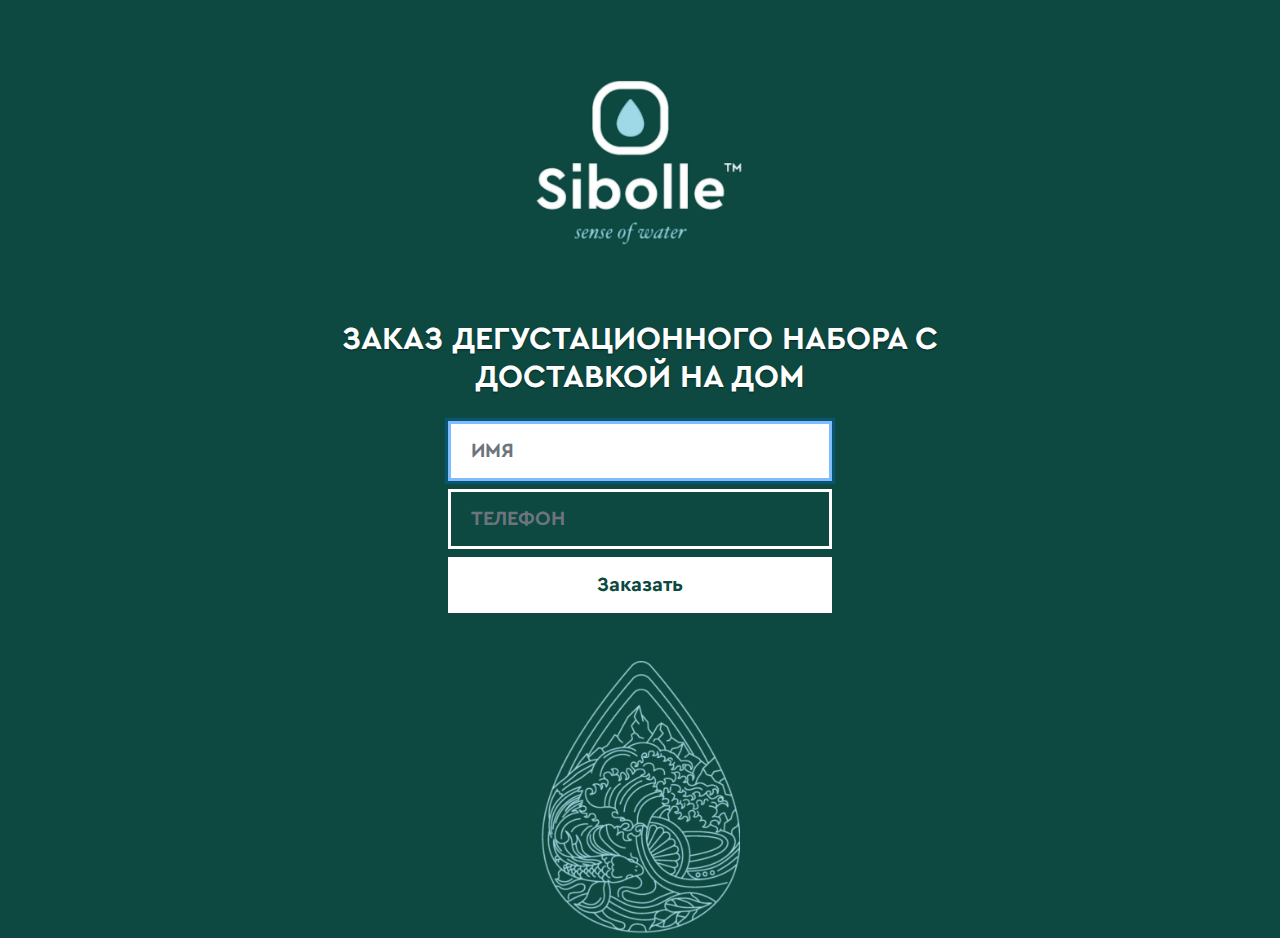
<file: index.html>
<!doctype html>
<html lang="en">
  <head>
    <title>Sibolle</title>
    <meta name="description" content="Feedback form for Sibolle">
    <meta charset="utf-8">
    <meta name="viewport" content="width=device-width, initial-scale=1, shrink-to-fit=no">
    <meta name="theme-color" content="#0d4941">
    <link rel="icon" type="image/png" href="images/icons/128x128.png" />
    <link rel="apple-touch-icon" href="images/icons/192x192.png">
    <meta name="apple-mobile-web-app-status-bar" content="#0d4941">
    <link rel="stylesheet" href="css/bootstrap.min.css">
    <link rel="stylesheet" href="css/cover.css">
    <link rel="manifest" href="manifest.json">

    <style>
      .bd-placeholder-img {
        font-size: 1.125rem;
        text-anchor: middle;
        -webkit-user-select: none;
        -moz-user-select: none;
        -ms-user-select: none;
        user-select: none;
      }

      @media (min-width: 768px) {
        .bd-placeholder-img-lg {
          font-size: 3.5rem;
        }
      }
    </style>
    <!-- Custom styles for this template -->
    
    
  </head>
  <body class="text-center">
    <div class="cover-container d-flex w-100 h-100 p-3 mx-auto flex-column">
  <header class=" mb-auto"><!-- masthead -->
    <div class="inner">
      <img id="logo" src="images/logotype.png" class="img-fluid mb-1" alt="Sibolle. Sense of water">
    </div>
  </header>

  <main role="main" class="inner cover">
    <div class="row justify-content-center">
      <h1 class="cover-heading mb-4">ЗАКАЗ ДЕГУСТАЦИОННОГО НАБОРА С ДОСТАВКОЙ НА ДОМ</h1>
      <div class="col-8 justify-content-center text-center">
      <form method="post" id="ajax_form" class="form-signin">
        <label for="inputName" class="sr-only">ИМЯ</label>
        <input type="text" id="inputName" name="inputName" class="form-control" placeholder="ИМЯ" required autofocus>
        <label for="inputTel" class="sr-only">ТЕЛЕФОН</label>
        <input type="tel" id="inputTel" name="inputTel" class="form-control" placeholder="ТЕЛЕФОН" required>
        <button class="btn btn-lg btn-primary btn-block" type="submit">Заказать</button>
      </form>
      <div id="result_form" >
      </div>
      </div>
  </div>
  </main>

  <footer class="mastfoot mt-auto">
    <div class="inner">
      <img id="logo" src="images/drops.png" class="img-fluid mb-1" alt="Sibolle.">
    </div>
  </footer>
</div>
<script src="js/app.js"></script>
<script src="js/main.js"></script>
<script>
  $( document ).ready(function() {
    $("#ajax_form").submit(function(e){
		    e.preventDefault();
			sendAjaxForm('result_form', 'ajax_form', 'send-mail.php');
			return false; 
		}
	);
});
 
function sendAjaxForm(result_form, ajax_form, url) {
    $.ajax({
        url:     'http://test.bakinskii.com/send-mail.php', //url страницы (action_ajax_form.php)
        type:     "POST", //метод отправки
        dataType: "html", //формат данных
        data: $("#"+ajax_form).serialize(),  // Сеарилизуем объект
        success: function(response) { //Данные отправлены успешно
        	//result = $.parseJSON(response);
        	$('#result_form').html(response);//'Имя: '+result.name+'<br>Телефон: '+result.phone);
    	},
    	error: function(response) { // Данные не отправлены
            $('#result_form').html(response);//'Ошибка. Данные не отправлены.');
    	}
 	});
 	//$(':input','#ajax_form','#demo-copy')
 //.not(':button, :submit, :reset, :hidden')
 //.val('')
// .removeAttr("checked")
// .removeAttr("selected");
 $('#ajax_form')[0].reset();


setTimeout(function() {$('#result_form').html('');}, 5000);
}
</script>
</body>
</html>
</file>
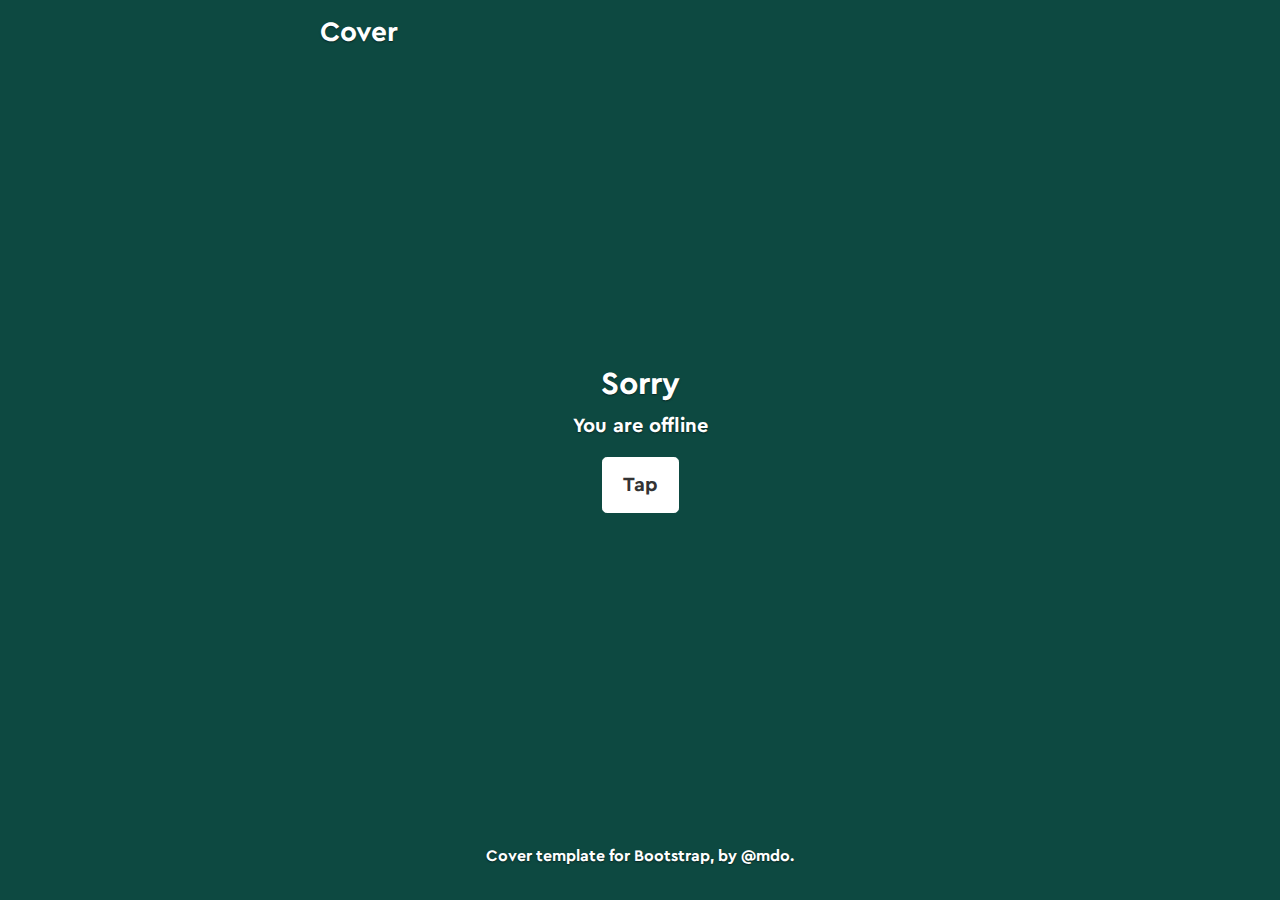
<file: offline.html>
<!doctype html>
<html lang="en">
  <head>
    <title>Sibolle</title>
    <meta name="description" content="Feedback form for Sibolle">
    <meta charset="utf-8">
    <meta name="viewport" content="width=device-width, initial-scale=1, shrink-to-fit=no">
    <meta name="theme-color" content="#0d4941">
    <link rel="icon" type="image/png" href="images/icons/128x128.png" />
    <link rel="apple-touch-icon" href="images/icons/192x192.png">
    <meta name="apple-mobile-web-app-status-bar" content="#0d4941">
    <link rel="stylesheet" href="css/bootstrap.min.css">
    <link rel="stylesheet" href="css/cover.css">
    <link rel="manifest" href="manifest.json">
    <!-- Bootstrap core CSS -->
    <style>
      .bd-placeholder-img {
        font-size: 1.125rem;
        text-anchor: middle;
        -webkit-user-select: none;
        -moz-user-select: none;
        -ms-user-select: none;
        user-select: none;
      }

      @media (min-width: 768px) {
        .bd-placeholder-img-lg {
          font-size: 3.5rem;
        }
      }
    </style>
    <!-- Custom styles for this template -->
    
    
  </head>
  <body class="text-center">
    <div class="cover-container d-flex w-100 h-100 p-3 mx-auto flex-column">
  <header class="masthead mb-auto">
    <div class="inner">
      <h3 class="masthead-brand">Cover</h3>
      <!-- <nav class="nav nav-masthead justify-content-center">
        <a class="nav-link active" href="#">Home</a>
        <a class="nav-link" href="#">Features</a>
        <a class="nav-link" href="#">Contact</a>
      </nav> -->
    </div>
  </header>

  <main role="main" class="inner cover">
    <h1 class="cover-heading">Sorry</h1>
    <p class="lead">You are offline</p>
    <p class="lead">
      <a href="#" class="btn btn-lg btn-secondary">Tap</a>
    </p>
  </main>

  <footer class="mastfoot mt-auto">
    <div class="inner">
      <p>Cover template for <a href="https://getbootstrap.com/">Bootstrap</a>, by <a href="https://twitter.com/mdo">@mdo</a>.</p>
    </div>
  </footer>
</div>
<script src="js/app.js"></script>
<script src="js/main.js"></script>
</body>
</html>
</file>
<file: css/cover.css>
/*
 * Globals
 */
 @font-face {
  font-family: Cera PRO; 
  src: url(Cera-Pro-Bold.otf); 
 }
/* Links */
a,
a:focus,
a:hover {
  color: #fff;
}

/* Custom default button */
.btn-secondary,
.btn-secondary:hover,
.btn-secondary:focus {
  color: #333;
  text-shadow: none; /* Prevent inheritance from `body` */
  background-color: #fff;
  border: .05rem solid #fff;
}


/*
 * Base structure
 */

html,
body {
  height: 100%;
  background-color: #0D4941;
  font-family: Cera PRO, sans-serif;
}

body {
  display: -ms-flexbox;
  display: flex;
  color: #fff;
  text-shadow: 0 .05rem .1rem rgba(0, 0, 0, .5);
  /* box-shadow: inset 0 0 5rem rgba(0, 0, 0, .5); */
}

.cover-container {
  max-width: 42em;
}


/*
 * Header
 */
.masthead {
  margin-bottom: 2rem;
}

.masthead-brand {
  margin-bottom: 0;
}

@media (min-width: 48em) {
  .masthead-brand {
    float: left;
  }
  .nav-masthead {
    float: right;
  }
}


/*
 * Cover
 */
.cover {
  padding: 0 1.5rem;
}
.cover .btn-lg {
  padding: .75rem 1.25rem;
  font-weight: 700;
}
.cover-heading {
  font-size: 2rem;
}
.form-signin {
}
.form-control {
  display: block;
  width: 100%;
  height: auto;
  padding: .75rem 1.25rem;
  margin-bottom: 0.5rem;
  font-size: 1.25rem;
  font-weight: 400;
  line-height: 1.5;
  color: #fff;
  background-color: transparent;
  background-clip: padding-box;
  border: 3px solid #fff;
  border-radius: 0rem;
  transition: border-color .15s ease-in-out,box-shadow .15s ease-in-out;
}
.btn-primary {
  color: #0D4941;
  background-color: #fff;
  border-color: #fff;
  border-radius: 0rem;
}
.btn-primary:hover {
  color: #fff;
  background-color: #aedcec;
  border-color: #aedcec;
}

.btn-primary:focus, .btn-primary.focus {
  color: #fff;
  background-color: #aedcec;
  border-color: #aedcec;
}

.btn-primary.disabled, .btn-primary:disabled {
  color: #fff;
  background-color: #aedcec;
  border-color: #aedcec;
}

.btn-primary:not(:disabled):not(.disabled):active, .btn-primary:not(:disabled):not(.disabled).active,
.show > .btn-primary.dropdown-toggle {
  color: #fff;
  background-color: #aedcec;
  border-color: #aedcec;
}

.btn-primary:not(:disabled):not(.disabled):active:focus, .btn-primary:not(:disabled):not(.disabled).active:focus,
.show > .btn-primary.dropdown-toggle:focus {
  color: #fff;
  background-color: #aedcec;
  border-color: #aedcec;
}
input::-webkit-input-placeholder 
{ color: #fff; }
/*
 * Footer
 */
.mastfoot #logo{
  margin-top: 3rem;
  max-width: 200px;
  /* color: rgba(255, 255, 255, .5); */
}
 #logo {
   max-width: 300px;
 }
</file>
